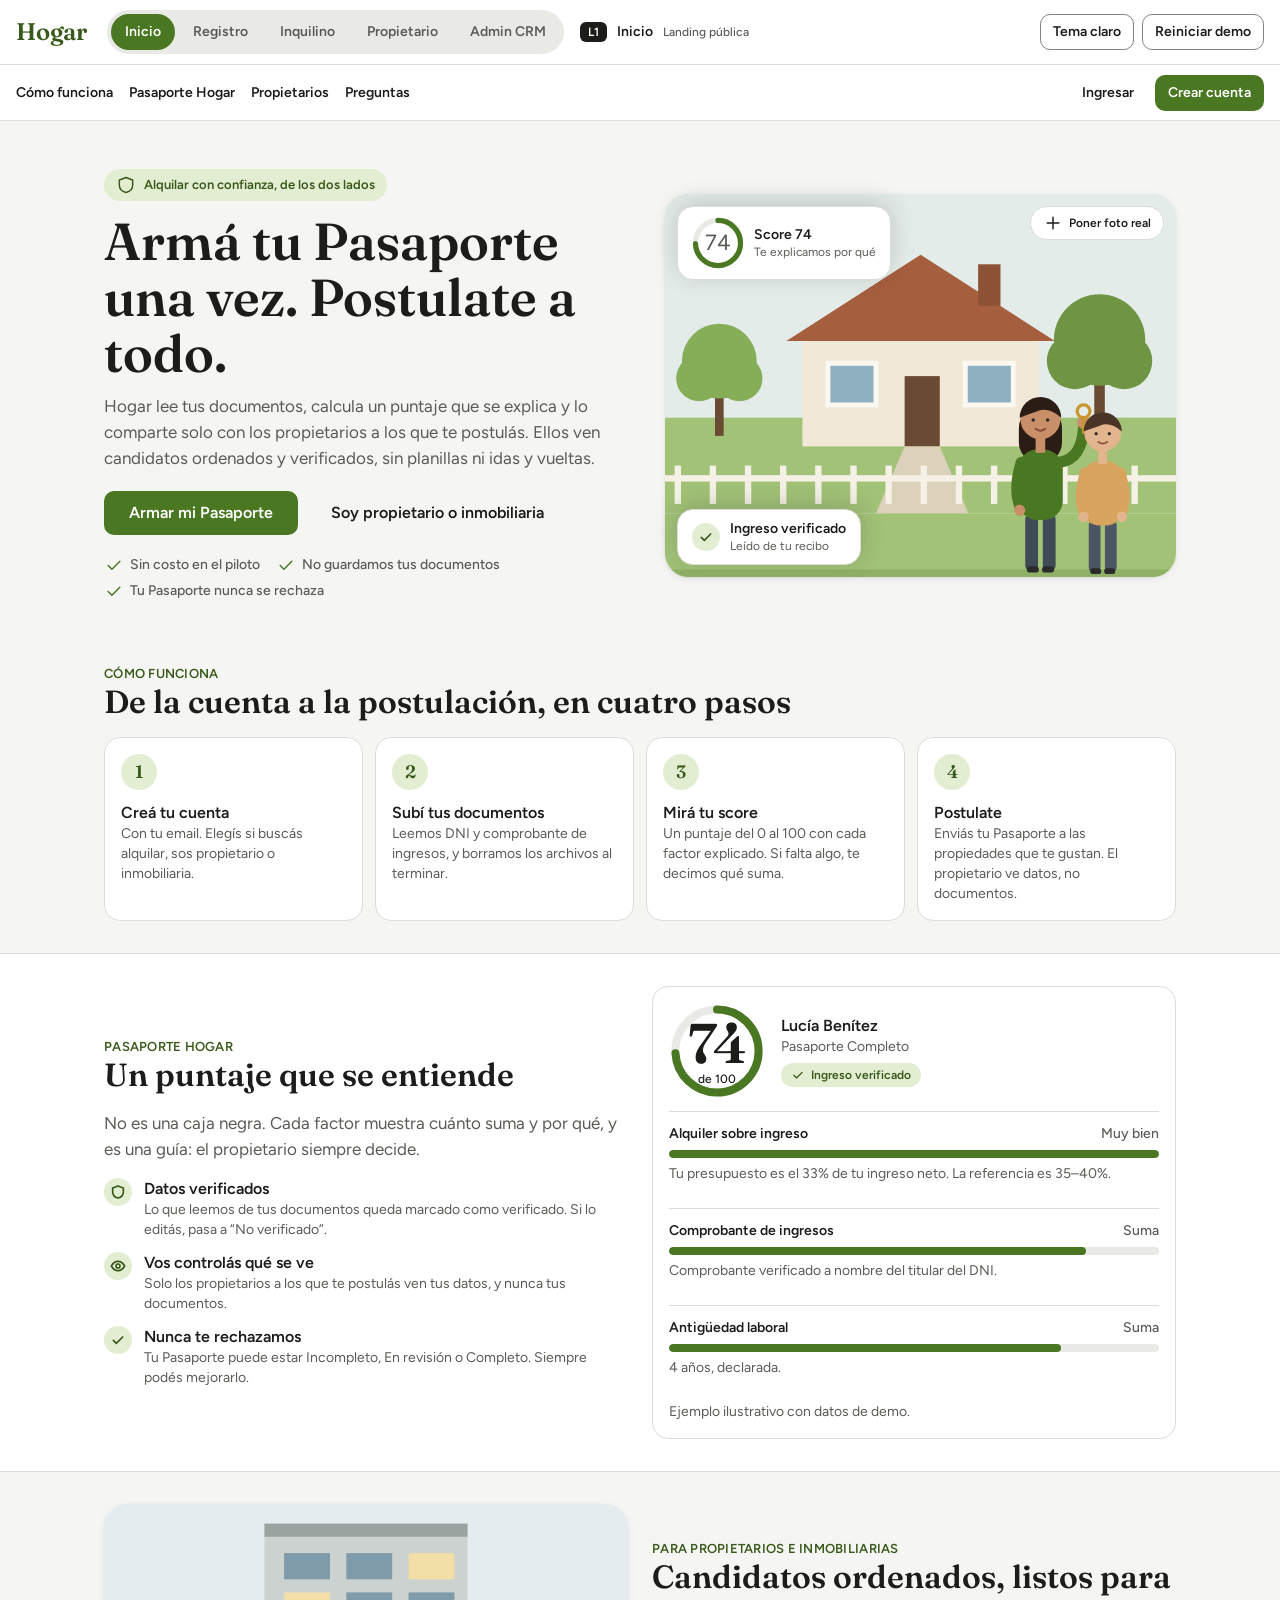
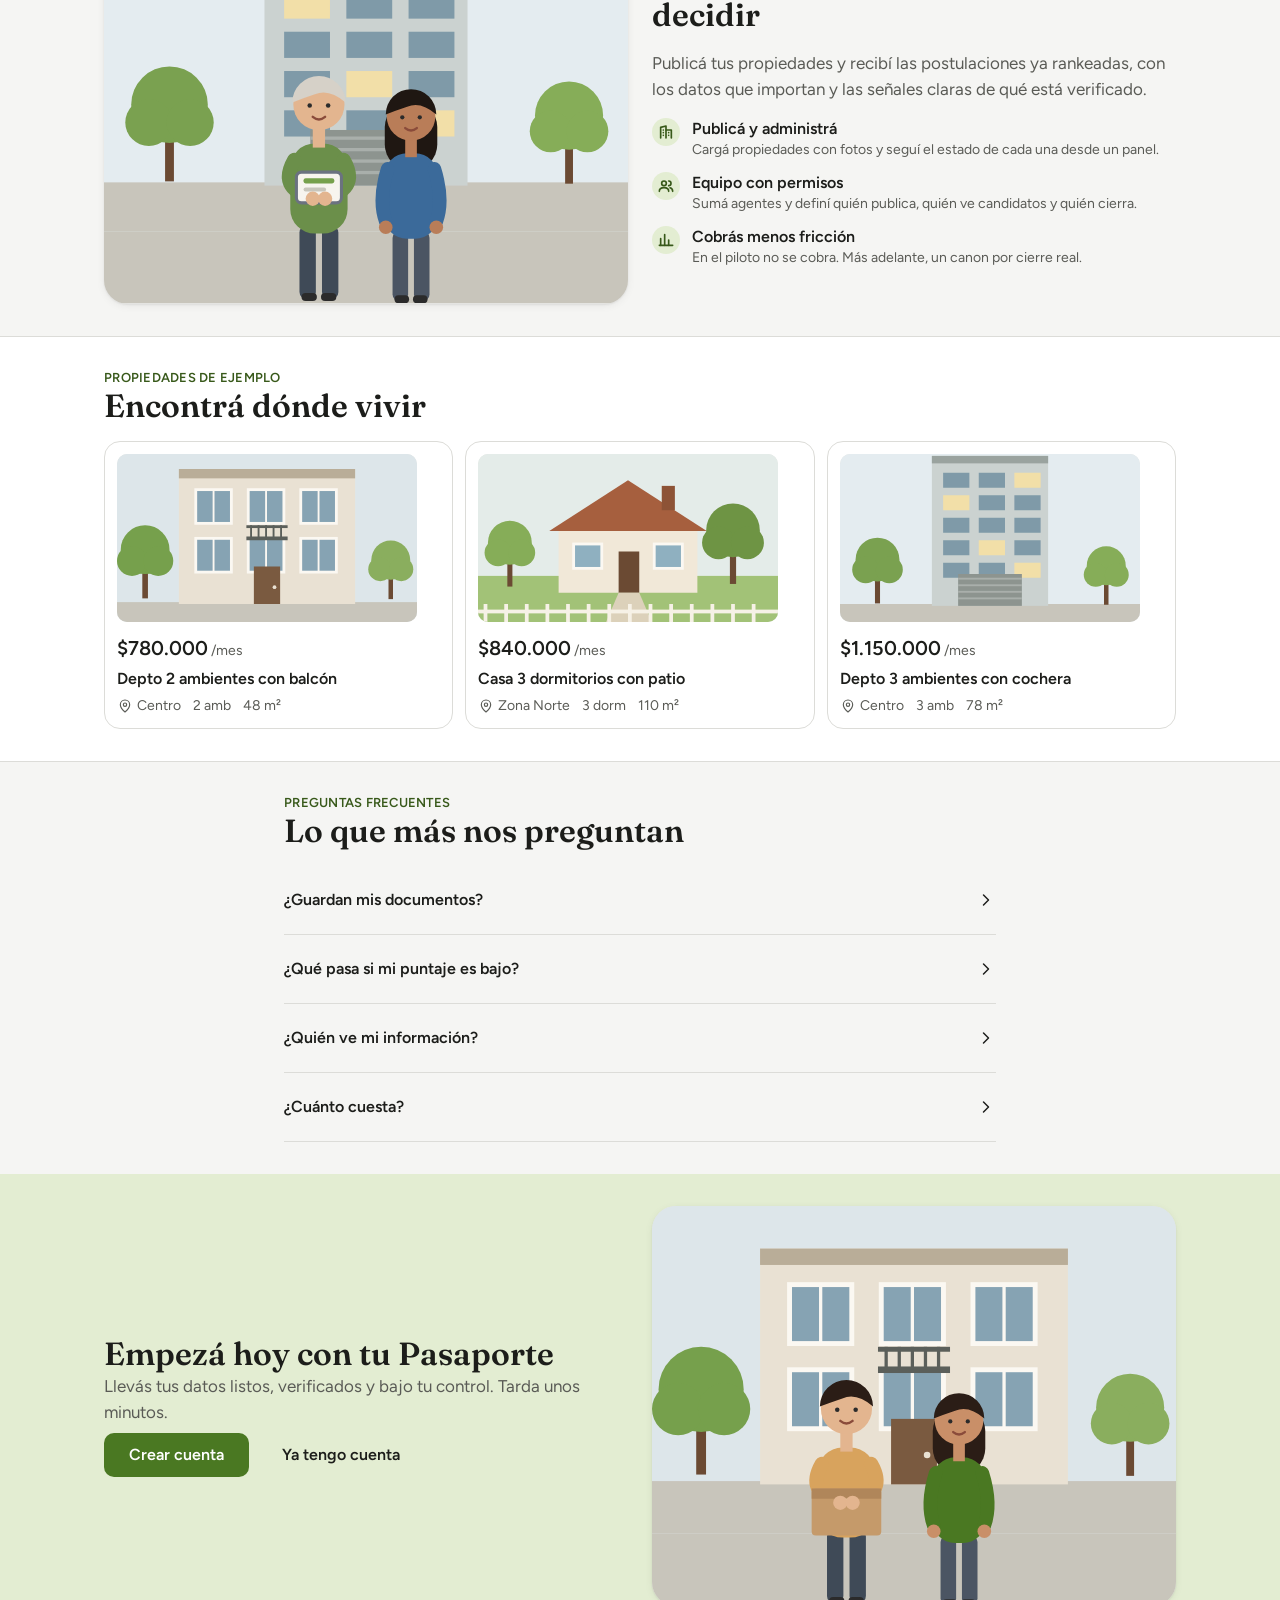
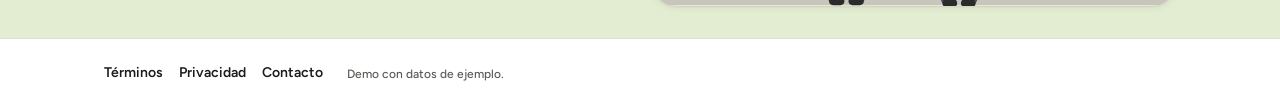
<file: index.html>
<!doctype html>
<html lang="es">
<head>
<meta charset="utf-8">
<meta name="viewport" content="width=device-width,initial-scale=1,viewport-fit=cover">
<meta name="robots" content="noindex">
<title>Hogar Demo</title>
<meta name="claude:viewport-fit-sides" content="cover">
<link rel="preconnect" href="https://fonts.googleapis.com"><link rel="preconnect" href="https://fonts.gstatic.com" crossorigin>
<link rel="stylesheet" href="https://fonts.googleapis.com/css2?family=Figtree:wght@400;500;600;700&family=Fraunces:opsz,wght@9..144,500;9..144,600&display=swap">
<link rel="stylesheet" href="styles.css?v=2">
</head>
<body>
<div class="h-root">
<header class="bar" id="bar">
  <span class="h-wordmark">Hogar</span>
  <span class="bar__role" id="barrole"></span>
  <!-- Solo en mobile: abre/cierra el panel con roles y acciones -->
  <button class="bar__burger" id="burger" aria-expanded="false" aria-controls="barmenu" aria-label="Abrir menú">
    <svg viewBox="0 0 24 24" width="24" height="24" aria-hidden="true"><path d="M4 7h16M4 12h16M4 17h16" stroke="currentColor" stroke-width="2" stroke-linecap="round" fill="none"/></svg>
  </button>
  <!-- En escritorio este contenedor es "transparente" (display:contents) y todo queda en una fila -->
  <div class="bar__menu" id="barmenu">
    <nav class="rtabs" id="tabs" aria-label="Vista por rol"></nav>
    <div id="cap" class="h-cap" title="Demo con datos de ejemplo. Lo que hagas como inquilino aparece en el panel del propietario y en el CRM."></div>
    <div class="bar__actions">
      <button class="h-btn h-btn--secondary h-btn--sm" id="theme">Tema claro</button>
      <button class="h-btn h-btn--secondary h-btn--sm" id="reset">Reiniciar demo</button>
    </div>
  </div>
</header>
<div class="stage"><div class="stagewrap"><div id="device" class="device"></div></div></div>
</div>
<script src="assets.js?v=2"></script>
<script src="seed.js?v=2"></script>
<script src="app.js?v=2"></script>
</body>
</html>
</file>
<file: styles.css>
:root{--surface-100:#f5f5f3;--surface-000:#ffffff;--surface-200:#e9e9e6;--line:#dcdcd8;--line-strong:#85857f;--ink:#1c1d1a;--ink-muted:#5a5b56;--bamboo-600:#4a7822;--on-brand:#ffffff;--bamboo-700:#38591a;--bamboo-100:#e3edd2;--bamboo-300:#a8c97a;--earth-500:#8a6a47;--earth-100:#f0e8dc;--earth-700:#68492b;--warn-bg:#f8edcc;--warn-ink:#74500a;--info-bg:#e0ebf5;--info-ink:#244e7a;--danger-bg:#f7e0d9;--danger-ink:#97321e;--danger-600:#a33822;--on-danger:#ffffff;--focus-ring:#1c1d1a;--shadow-card:0 1px 2px rgba(28,29,26,0.08), 0 2px 8px rgba(28,29,26,0.06);--shadow-sheet:0 -4px 24px rgba(28,29,26,0.18);--space-1:4px;--space-2:8px;--space-3:12px;--space-4:16px;--space-5:24px;--space-6:32px;--space-7:48px;--space-8:64px;--radius-sm:6px;--radius-md:10px;--radius-lg:16px;--radius-xl:24px;--radius-pill:999px;--bp-md:768px;--bp-lg:1100px;--tap-min:44px;--nav-h:64px;--content-max:1120px;--font-display:"Fraunces", Georgia, "Times New Roman", serif;--font-sans:"Figtree", system-ui, -apple-system, "Segoe UI", sans-serif;}
@media (prefers-color-scheme: dark){:root:not([data-theme="light"]){--surface-100:#141413;--surface-000:#1c1c1a;--surface-200:#272725;--line:#353533;--line-strong:#84847e;--ink:#eeeeeb;--ink-muted:#ababa5;--bamboo-600:#9cc667;--on-brand:#141413;--bamboo-700:#b4da86;--bamboo-100:#26341b;--bamboo-300:#4d6e2c;--earth-500:#c4a27d;--earth-100:#33281c;--earth-700:#e0c4a1;--warn-bg:#3a2f10;--warn-ink:#f0cd74;--info-bg:#17283a;--info-ink:#a3c8ee;--danger-bg:#3b1c15;--danger-ink:#f4a898;--danger-600:#e8917f;--on-danger:#141413;--focus-ring:#eeeeeb;--shadow-card:0 1px 2px rgba(0,0,0,0.5);--shadow-sheet:0 -4px 24px rgba(0,0,0,0.6);color-scheme:dark}}
:root[data-theme="dark"]{--surface-100:#141413;--surface-000:#1c1c1a;--surface-200:#272725;--line:#353533;--line-strong:#84847e;--ink:#eeeeeb;--ink-muted:#ababa5;--bamboo-600:#9cc667;--on-brand:#141413;--bamboo-700:#b4da86;--bamboo-100:#26341b;--bamboo-300:#4d6e2c;--earth-500:#c4a27d;--earth-100:#33281c;--earth-700:#e0c4a1;--warn-bg:#3a2f10;--warn-ink:#f0cd74;--info-bg:#17283a;--info-ink:#a3c8ee;--danger-bg:#3b1c15;--danger-ink:#f4a898;--danger-600:#e8917f;--on-danger:#141413;--focus-ring:#eeeeeb;--shadow-card:0 1px 2px rgba(0,0,0,0.5);--shadow-sheet:0 -4px 24px rgba(0,0,0,0.6);color-scheme:dark}
.display-lg{font-family:var(--font-display);font-size:40px;line-height:46px;font-weight:600;margin:0}.display-md{font-family:var(--font-display);font-size:32px;line-height:38px;font-weight:600;margin:0}.display-sm{font-family:var(--font-display);font-size:28px;line-height:34px;font-weight:600;margin:0}.score{font-family:var(--font-display);font-size:56px;line-height:56px;font-weight:600;margin:0}.title{font-family:var(--font-sans);font-size:20px;line-height:28px;font-weight:600;margin:0}.subtitle{font-family:var(--font-sans);font-size:18px;line-height:24px;font-weight:600;margin:0}.body{font-family:var(--font-sans);font-size:16px;line-height:24px;font-weight:400;margin:0}.body-sm{font-family:var(--font-sans);font-size:14px;line-height:20px;font-weight:400;margin:0}.label{font-family:var(--font-sans);font-size:14px;line-height:20px;font-weight:600;margin:0}.caption{font-family:var(--font-sans);font-size:12px;line-height:16px;font-weight:500;margin:0}


.h-root{font-family:var(--font-sans);color:var(--ink);font-size:16px;line-height:24px;-webkit-font-smoothing:antialiased}
.h-root *,.h-root *::before,.h-root *::after{box-sizing:border-box}
.h-root svg.ic{width:20px;height:20px;flex:none;fill:none;stroke:currentColor;stroke-width:1.75;stroke-linecap:round;stroke-linejoin:round}
.h-stage{background:var(--surface-100);padding:var(--space-5)}
.h-row{display:flex;flex-wrap:wrap;gap:var(--space-3);align-items:center}
.h-col{display:flex;flex-direction:column;gap:var(--space-3)}
.h-spec{font:500 12px/16px var(--font-sans);color:var(--ink-muted);margin:0 0 var(--space-2)}
.h-root a{color:var(--bamboo-700)}
.h-root p{margin:0}.h-root h1,.h-root h2,.h-root h3{margin:0}
.h-wordmark{font:600 24px/28px var(--font-display);color:var(--bamboo-700);letter-spacing:-.01em}

/* Button */
.h-btn{display:inline-flex;align-items:center;justify-content:center;gap:var(--space-2);min-height:var(--tap-min);padding:0 var(--space-5);border:1px solid transparent;border-radius:var(--radius-md);font:600 16px/24px var(--font-sans);text-decoration:none;cursor:pointer;background:none;color:inherit}
.h-btn--primary{background:var(--bamboo-600);color:var(--on-brand)}
.h-btn--primary:hover{background:var(--bamboo-700)}
.h-root a.h-btn--primary{color:var(--on-brand)}
.h-btn--secondary{background:var(--surface-000);color:var(--ink);border-color:var(--line-strong)}
.h-btn--ghost{color:var(--bamboo-700);padding:0 var(--space-3)}
.h-btn--danger{background:var(--danger-600);color:var(--on-danger)}
.h-btn--block{display:flex;width:100%}
.h-btn--sm{min-height:36px;padding:0 var(--space-3);font-size:14px;line-height:20px}
.h-btn--disabled,.h-btn[disabled]{background:var(--surface-200);color:var(--ink-muted);border-color:var(--line);cursor:not-allowed}
.h-btn:focus-visible,.h-input:focus-visible,.h-focus{outline:3px solid var(--focus-ring);outline-offset:2px}

/* Field */
.h-field{display:flex;flex-direction:column;gap:6px}
.h-field__label{font:600 14px/20px var(--font-sans)}
.h-input{min-height:48px;padding:0 14px;border:1px solid var(--line-strong);border-radius:var(--radius-md);background:var(--surface-000);color:var(--ink);font:400 16px/24px var(--font-sans);display:flex;align-items:center;gap:var(--space-2);width:100%}
.h-input--area{align-items:flex-start;padding:12px 14px;min-height:96px}
.h-input--error{border:2px solid var(--danger-ink)}
.h-input .h-pre{color:var(--ink-muted)}
.h-input .h-end{margin-left:auto;color:var(--ink-muted);display:flex}
.h-help{font:400 14px/20px var(--font-sans);color:var(--ink-muted)}
.h-help--error{color:var(--danger-ink)}
.h-choice{display:flex;gap:12px;align-items:flex-start;padding:14px;border:1px solid var(--line-strong);border-radius:var(--radius-md);background:var(--surface-000)}
.h-choice--on{border:2px solid var(--bamboo-600);padding:13px;background:var(--bamboo-100)}
.h-choice__t{font:600 16px/24px var(--font-sans)}
.h-choice__d{font:400 14px/20px var(--font-sans);color:var(--ink-muted)}
.h-choice--on .h-choice__d{color:var(--ink)}
.h-radio{width:20px;height:20px;border:2px solid var(--line-strong);border-radius:50%;flex:none;margin-top:2px;display:grid;place-items:center;background:var(--surface-000)}
.h-choice--on .h-radio{border-color:var(--bamboo-600)}
.h-choice--on .h-radio::after{content:"";width:10px;height:10px;border-radius:50%;background:var(--bamboo-600)}
.h-checkrow{display:flex;gap:12px;align-items:flex-start;font:400 14px/20px var(--font-sans)}
.h-checkbox{width:22px;height:22px;border:2px solid var(--line-strong);border-radius:6px;flex:none;display:grid;place-items:center;background:var(--surface-000);color:var(--on-brand)}
.h-checkbox--on{background:var(--bamboo-600);border-color:var(--bamboo-600)}
.h-checkbox svg.ic{width:14px;height:14px;stroke-width:3}
.h-switch{display:block;width:44px;height:26px;border-radius:var(--radius-pill);background:var(--line-strong);position:relative;flex:none}
.h-switch::after{content:"";position:absolute;top:3px;left:3px;width:20px;height:20px;border-radius:50%;background:var(--surface-000)}
.h-switch--on{background:var(--bamboo-600)}.h-switch--on::after{left:21px}
.h-drop{border:2px dashed var(--line-strong);border-radius:var(--radius-lg);padding:20px;display:flex;flex-direction:column;align-items:center;text-align:center;gap:var(--space-2);background:var(--surface-000)}
.h-drop svg.ic{width:28px;height:28px;color:var(--bamboo-700)}
.h-file{display:flex;align-items:center;gap:12px;padding:12px 14px;border:1px solid var(--line);border-radius:var(--radius-md);background:var(--surface-000)}
.h-file__i{width:40px;height:40px;border-radius:var(--radius-sm);background:var(--bamboo-100);color:var(--bamboo-700);display:grid;place-items:center;flex:none}
.h-file__b{flex:1;min-width:0}
.h-file__t{font:600 14px/20px var(--font-sans)}
.h-file__d{font:400 12px/16px var(--font-sans);color:var(--ink-muted)}
.h-file--error{border:2px solid var(--danger-ink);padding:11px 13px}
.h-file--error .h-file__i{background:var(--danger-bg);color:var(--danger-ink)}

/* Badge */
.h-badge{display:inline-flex;align-items:center;gap:6px;padding:2px 10px;border-radius:var(--radius-pill);font:600 12px/20px var(--font-sans);white-space:nowrap;max-width:100%}
.h-badge svg.ic{width:14px;height:14px;stroke-width:2.25}
.h-badge--ok{background:var(--bamboo-100);color:var(--bamboo-700)}
.h-badge--warn{background:var(--warn-bg);color:var(--warn-ink)}
.h-badge--info{background:var(--info-bg);color:var(--info-ink)}
.h-badge--danger{background:var(--danger-bg);color:var(--danger-ink)}
.h-badge--neutral{background:var(--surface-200);color:var(--ink)}
.h-badge--earth{background:var(--earth-100);color:var(--earth-700)}

/* Banner */
.h-banner{display:flex;gap:12px;padding:12px 14px;border-radius:var(--radius-md);font:400 14px/20px var(--font-sans)}
.h-banner svg.ic{margin-top:1px}
.h-banner b{display:block;font-weight:600}
.h-banner--warn{background:var(--warn-bg);color:var(--warn-ink)}
.h-banner--info{background:var(--info-bg);color:var(--info-ink)}
.h-banner--danger{background:var(--danger-bg);color:var(--danger-ink)}
.h-banner--ok{background:var(--bamboo-100);color:var(--bamboo-700)}

/* Card, list */
.h-card{background:var(--surface-000);border:1px solid var(--line);border-radius:var(--radius-lg);padding:var(--space-4)}
.h-card--flat{padding:0;overflow:hidden}
.h-sec{font:600 14px/20px var(--font-sans);color:var(--ink-muted);text-transform:none;margin:var(--space-2) 0 0}
.h-li{display:flex;align-items:center;gap:12px;padding:12px var(--space-4);border-top:1px solid var(--line)}
.h-li:first-child{border-top:0}
.h-li__b{flex:1;min-width:0}
.h-li__t{font:600 16px/22px var(--font-sans)}
.h-li__d{font:400 14px/20px var(--font-sans);color:var(--ink-muted)}
.h-tick{width:28px;height:28px;border-radius:50%;display:grid;place-items:center;flex:none;background:var(--bamboo-100);color:var(--bamboo-700)}
.h-tick svg.ic{width:16px;height:16px;stroke-width:2.5}
.h-tick--todo{background:var(--surface-200);color:var(--ink-muted)}
.h-tick--warn{background:var(--warn-bg);color:var(--warn-ink)}
.h-seg{display:flex;gap:4px;padding:4px;border-radius:var(--radius-pill);background:var(--surface-200)}
.h-seg span{flex:1;text-align:center;padding:6px 8px;border-radius:var(--radius-pill);font:600 14px/20px var(--font-sans);color:var(--ink-muted)}
.h-seg .on{background:var(--surface-000);color:var(--ink);box-shadow:var(--shadow-card)}
.h-chips{display:flex;gap:8px;flex-wrap:wrap}
.h-chip{display:inline-flex;align-items:center;gap:6px;min-height:36px;padding:0 12px;border:1px solid var(--line-strong);border-radius:var(--radius-pill);background:var(--surface-000);font:600 14px/20px var(--font-sans)}
.h-chip--on{background:var(--bamboo-100);border-color:var(--bamboo-600);color:var(--bamboo-700)}
.h-chip svg.ic{width:16px;height:16px}

/* Score */
.h-ring{position:relative;flex:none}
.h-ring__track{fill:none;stroke:var(--surface-200);stroke-width:10}
.h-ring__val{fill:none;stroke:var(--bamboo-600);stroke-width:10;stroke-linecap:round}
.h-ring__txt{position:absolute;inset:0;display:flex;flex-direction:column;align-items:center;justify-content:center}
.h-ring--sm .h-ring__txt .score{font-size:22px;line-height:24px}
.h-ring--sm .h-ring__txt .caption{display:none}
.h-ring--sm .h-ring__track,.h-ring--sm .h-ring__val{stroke-width:12}
.h-bar{height:8px;border-radius:var(--radius-pill);background:var(--surface-200);overflow:hidden}
.h-bar i{display:block;height:100%;border-radius:var(--radius-pill);background:var(--bamboo-600)}
.h-factor{display:flex;flex-direction:column;gap:6px;padding:12px 0;border-top:1px solid var(--line)}
.h-factor:first-child{border-top:0}
.h-factor__h{display:flex;justify-content:space-between;gap:8px;font:600 14px/20px var(--font-sans)}
.h-factor__h span:last-child{color:var(--ink-muted);font-weight:500}
.h-tip{display:flex;gap:12px;align-items:flex-start;font:400 14px/20px var(--font-sans)}
.h-tip svg.ic{color:var(--bamboo-700);margin-top:1px}

/* Property / candidate */
.h-photo{background:var(--surface-200);color:var(--ink-muted);display:grid;place-items:center;aspect-ratio:16/9;border-radius:var(--radius-md)}
.h-photo svg.ic{width:32px;height:32px}
.h-photo{overflow:hidden}
.h-photo svg.scene{display:block;width:100%;height:100%}
.h-prop{display:flex;flex-direction:column;gap:12px;padding:12px;border:1px solid var(--line);border-radius:var(--radius-lg);background:var(--surface-000)}
.h-prop--row{flex-direction:row;align-items:center}
.h-prop--row .h-photo{width:64px;aspect-ratio:1;flex:none}
.h-prop--row .h-photo svg.ic{width:24px;height:24px}
.h-price{font:600 20px/28px var(--font-sans)}
.h-price small{font:400 14px/20px var(--font-sans);color:var(--ink-muted)}
.h-meta{display:flex;gap:12px;flex-wrap:wrap;font:400 14px/20px var(--font-sans);color:var(--ink-muted)}
.h-meta span{display:inline-flex;gap:4px;align-items:center}
.h-meta svg.ic{width:16px;height:16px}
.h-cand{display:flex;gap:12px;align-items:center;padding:12px;border:1px solid var(--line);border-radius:var(--radius-lg);background:var(--surface-000)}
.h-cand__rank{font:600 14px/20px var(--font-sans);color:var(--ink-muted);width:18px;text-align:center}
.h-avatar{width:44px;height:44px;border-radius:50%;background:var(--earth-100);color:var(--earth-700);display:grid;place-items:center;font:600 16px/20px var(--font-sans);flex:none}
.h-cand__b{flex:1;min-width:0;overflow:hidden;display:flex;flex-direction:column;gap:4px}
.h-cand__t{font:600 16px/22px var(--font-sans)}
.h-cand__d{font:400 12px/16px var(--font-sans);color:var(--ink-muted)}
.h-datarow{display:flex;justify-content:space-between;align-items:flex-start;gap:12px;padding:12px var(--space-4);border-top:1px solid var(--line)}
.h-datarow:first-child{border-top:0}
.h-datarow__k{font:400 14px/20px var(--font-sans);color:var(--ink-muted)}
.h-datarow__v{font:600 16px/22px var(--font-sans);text-align:right;display:flex;flex-direction:column;align-items:flex-end;gap:4px}

/* Stepper */
.h-steps{display:flex;flex-direction:column;gap:8px}
.h-steps__bar{display:flex;gap:6px}
.h-steps__bar i{flex:1;height:6px;border-radius:var(--radius-pill);background:var(--surface-200)}
.h-steps__bar i.on{background:var(--bamboo-600)}
.h-steps__t{font:600 14px/20px var(--font-sans);color:var(--ink-muted)}

/* Stats and table */
.h-stat{background:var(--surface-000);border:1px solid var(--line);border-radius:var(--radius-lg);padding:var(--space-4);display:flex;flex-direction:column;gap:4px}
.h-stat__k{font:500 14px/20px var(--font-sans);color:var(--ink-muted)}
.h-stat__v{font:600 32px/38px var(--font-display);color:var(--ink)}
.h-stat__d{font:500 12px/16px var(--font-sans);color:var(--ink-muted)}
.h-grid2{display:grid;grid-template-columns:1fr 1fr;gap:var(--space-3)}
.h-grid4{display:grid;grid-template-columns:repeat(4,1fr);gap:var(--space-4)}
.h-table{width:100%;border-collapse:collapse;font:400 14px/20px var(--font-sans);background:var(--surface-000)}
.h-table th{text-align:left;font:600 12px/16px var(--font-sans);color:var(--ink-muted);padding:10px var(--space-4);border-bottom:1px solid var(--line-strong);background:var(--surface-100)}
.h-table td{padding:12px var(--space-4);border-bottom:1px solid var(--line)}
.h-table td.num,.h-table th.num{text-align:right;font-variant-numeric:tabular-nums}
.h-tablewrap{border:1px solid var(--line);border-radius:var(--radius-lg);overflow:hidden}

/* Shell, navigation */
.h-top{display:flex;align-items:center;gap:var(--space-2);min-height:56px;padding:0 var(--space-4);background:var(--surface-000);border-bottom:1px solid var(--line)}
.h-top__t{font:600 18px/24px var(--font-sans);flex:1}
.h-top .ic{flex:none}
.h-bottomnav{display:grid;grid-auto-flow:column;grid-auto-columns:1fr;min-height:var(--nav-h);background:var(--surface-000);border-top:1px solid var(--line)}
.h-bottomnav a{display:flex;flex-direction:column;align-items:center;justify-content:center;gap:2px;font:600 12px/16px var(--font-sans);color:var(--ink-muted);text-decoration:none;padding:6px 0}
.h-root .h-bottomnav a{color:var(--ink-muted)}
.h-bottomnav a span.pill{display:grid;place-items:center;width:56px;height:30px;border-radius:var(--radius-pill)}
.h-root .h-bottomnav a.on{color:var(--bamboo-700)}
.h-bottomnav a.on span.pill{background:var(--bamboo-100)}
.h-sidenav{display:flex;flex-direction:column;gap:4px;padding:var(--space-4);background:var(--surface-000);border-right:1px solid var(--line)}
.h-sidenav a{display:flex;align-items:center;gap:12px;min-height:var(--tap-min);padding:0 12px;border-radius:var(--radius-md);font:600 15px/20px var(--font-sans);text-decoration:none}
.h-root .h-sidenav a{color:var(--ink)}
.h-root .h-sidenav a.on{background:var(--bamboo-100);color:var(--bamboo-700)}
.h-shell{display:grid;grid-template-columns:1fr;min-height:100vh}
.h-shell__nav{display:none}.h-shell__tabs{display:grid;position:sticky;bottom:0}
@media (min-width:768px){.h-shell{grid-template-columns:240px 1fr}.h-shell__nav{display:flex}.h-shell__tabs{display:none}}

/* Mock frames used by the view galleries */
.h-gallery{display:flex;flex-wrap:wrap;gap:var(--space-6);padding:var(--space-5);background:var(--surface-200);align-items:flex-start}
.h-view{margin:0;width:340px;display:flex;flex-direction:column;gap:10px}
.h-cap{display:flex;flex-wrap:wrap;gap:6px 10px;align-items:center;font:600 14px/20px var(--font-sans)}
.h-cap .id{background:var(--ink);color:var(--surface-000);border-radius:var(--radius-sm);padding:0 8px;font-size:12px;line-height:20px}
.h-cap .cu{font-weight:500;font-size:12px;color:var(--ink-muted);flex-basis:100%}
.h-phone{position:relative;display:flex;flex-direction:column;min-height:660px;border:1px solid var(--line-strong);border-radius:28px;overflow:hidden;background:var(--surface-100)}
.h-body{flex:1;display:flex;flex-direction:column;gap:var(--space-4);padding:var(--space-4)}
.h-cta{display:flex;flex-direction:column;gap:8px;padding:12px var(--space-4);background:var(--surface-000);border-top:1px solid var(--line)}
.h-scrim{position:absolute;inset:0;background:rgba(20,20,19,.55)}
.h-sheet{position:absolute;left:0;right:0;bottom:0;background:var(--surface-000);border-radius:var(--radius-xl) var(--radius-xl) 0 0;padding:var(--space-4) var(--space-4) var(--space-5);display:flex;flex-direction:column;gap:var(--space-3);box-shadow:var(--shadow-sheet)}
.h-sheet__grab{width:40px;height:4px;border-radius:2px;background:var(--line-strong);align-self:center}
.h-desk{width:1100px;margin:0;display:flex;flex-direction:column;gap:10px}
.h-desk__f{display:grid;grid-template-columns:230px 1fr;border:1px solid var(--line-strong);border-radius:var(--radius-lg);overflow:hidden;background:var(--surface-100);min-height:520px}
.h-desk__m{display:flex;flex-direction:column;gap:var(--space-4);padding:var(--space-5)}
.h-desk__h{display:flex;justify-content:space-between;align-items:center;gap:var(--space-4)}


:where(.h-plain){background:none;border:0;padding:0;margin:0;font:inherit;color:inherit;text-align:inherit;cursor:pointer}
.h-card-btn{width:100%;text-align:left;cursor:pointer}
.h-link{color:var(--bamboo-700);font:600 14px/20px var(--font-sans);text-align:left;text-decoration:underline}
.h-bare{border:0;outline:0;background:transparent;font:inherit;color:inherit;flex:1;min-width:0;width:100%;padding:0}
.h-bare option{color:var(--ink);background:var(--surface-000)}
.h-input:focus-within{outline:3px solid var(--focus-ring);outline-offset:2px}
.h-root button:focus-visible,.h-root a:focus-visible{outline:3px solid var(--focus-ring);outline-offset:2px;border-radius:6px}
.h-iconbtn{min-width:44px;min-height:44px;display:grid;place-items:center;margin-left:-10px}
.h-seg button{flex:1;text-align:center;padding:6px 8px;border-radius:var(--radius-pill);font:600 14px/20px var(--font-sans);color:var(--ink-muted)}
.h-seg button.on{background:var(--surface-000);color:var(--ink);box-shadow:var(--shadow-card)}
.h-bottomnav button{display:flex;flex-direction:column;align-items:center;justify-content:center;gap:2px;font:600 12px/16px var(--font-sans);color:var(--ink-muted);padding:6px 0;min-height:var(--tap-min)}
.h-bottomnav button .pill{display:grid;place-items:center;width:56px;height:30px;border-radius:var(--radius-pill)}
.h-bottomnav button.on{color:var(--bamboo-700)}.h-bottomnav button.on .pill{background:var(--bamboo-100)}
.h-sidenav .navb{display:flex;align-items:center;gap:12px;min-height:var(--tap-min);padding:0 12px;border-radius:var(--radius-md);font:600 15px/20px var(--font-sans);color:var(--ink);width:100%;white-space:nowrap}
.h-sidenav .navb.on{background:var(--bamboo-100);color:var(--bamboo-700)}
.h-li.h-plain{width:100%}
.h-spin{width:18px;height:18px;border-radius:50%;border:3px solid var(--bamboo-300);border-top-color:var(--bamboo-700);animation:sp .8s linear infinite}
@keyframes sp{to{transform:rotate(360deg)}}
@media (prefers-reduced-motion:reduce){.h-spin{animation:none}}
body{margin:0;background:var(--surface-100);color:var(--ink);font-family:var(--font-sans)}
.h-root{display:block}
.bar{display:flex;flex-wrap:wrap;align-items:center;gap:8px 16px;padding-block:10px;padding-left:max(16px,env(safe-area-inset-left,0px));padding-right:max(16px,env(safe-area-inset-right,0px));background:var(--surface-000);border-bottom:1px solid var(--line)}
.bar .h-wordmark{margin-right:4px}
.rtabs{display:flex;gap:4px;padding:4px;border-radius:var(--radius-pill);background:var(--surface-200);overflow-x:auto;max-width:100%}
.rtab{border:0;background:none;color:var(--ink-muted);font:600 14px/20px var(--font-sans);padding:6px 14px;border-radius:var(--radius-pill);cursor:pointer;white-space:nowrap;min-height:36px}
.rtab.on{background:var(--bamboo-600);color:var(--on-brand)}
.bar .hint{font:400 12px/16px var(--font-sans);color:var(--ink-muted);flex:1;min-width:200px}
.bar .rst{margin-left:auto}
.stage{display:block;padding:0}
.stagewrap{width:100%}
.device{position:relative;width:100%;min-height:calc(100vh - 64px);background:var(--surface-100)}
.app{display:block;min-height:calc(100vh - 64px)}
.appmain{display:flex;flex-direction:column;min-height:calc(100vh - 64px);min-width:0}
.side{display:none}
.h-cta>*{width:100%;max-width:560px;align-self:center}
@media (min-width:768px){
 .app.has-side{display:grid;grid-template-columns:240px minmax(0,1fr)}
 .app.has-side .side{display:flex;position:sticky;top:0;align-self:start;height:100dvh}
 .app.has-side .h-bottomnav{display:none}
 .app.has-side .h-top .h-wordmark{display:none}
 .h-body[data-w=narrow]{width:100%;max-width:600px;margin-inline:auto;padding:var(--space-5)}
 .h-body[data-w=wide]{display:grid;grid-template-columns:repeat(auto-fill,minmax(260px,1fr));gap:var(--space-4);align-content:start;padding:var(--space-5)}
 .h-body[data-w=wide]>:where(.h-seg,.h-chips,.h-sec,.h-help,.h-grid2,.h-banner,.h-row,.h-input,.h-card){grid-column:1/-1}
 .h-body[data-w=wide] .h-grid2{grid-template-columns:repeat(4,1fr)}
 .h-body[data-w=wide]>.h-seg{max-width:420px}
}
.scroll{flex:1}
.app .h-top{position:sticky;top:0;z-index:3}
.dock{position:sticky;bottom:0;z-index:3;margin-top:auto}
.h-scrim{position:fixed;inset:0;z-index:10}
.h-sheet{position:fixed;left:50%;transform:translateX(-50%);width:min(430px,100%);bottom:0;z-index:11;padding-bottom:max(24px,env(safe-area-inset-bottom,0px))}
.h-photo{overflow:hidden;padding:0}
.h-photo svg.scene{display:block;width:100%;height:100%}
.h-photo img.realph{display:block;width:100%;height:100%;object-fit:cover}
.vh{position:absolute;width:1px;height:1px;opacity:0;overflow:hidden;pointer-events:none}
.h-filebtn{position:relative;cursor:pointer}
.h-filebtn:focus-within{outline:3px solid var(--focus-ring);outline-offset:2px}
.adm{display:grid;grid-template-columns:240px minmax(0,1fr);min-height:calc(100vh - 64px)}
@media (min-width:761px){.adm .h-sidenav{position:sticky;top:0;align-self:start;height:100dvh}}
.admbody{flex:1;padding:var(--space-5);display:flex;flex-direction:column;gap:var(--space-4);min-width:0}
.admbody .h-grid4{grid-template-columns:repeat(auto-fit,minmax(150px,1fr))}
.h-scrollx{overflow-x:auto}
.h-cta--inline{background:none;border:0;padding:0;margin-top:var(--space-2)}
.h-cta--inline>*{max-width:none}

.ld-wrap{width:100%;max-width:var(--content-max);margin-inline:auto;padding-inline:var(--space-4)}
.ld-top{position:sticky;top:0;z-index:5;display:flex;align-items:center;justify-content:space-between;gap:var(--space-3);min-height:56px;padding:6px var(--space-4);background:var(--surface-000);border-bottom:1px solid var(--line)}
.ld-links{display:none;gap:var(--space-4)}
.ld-links a,.ld-foot a{color:var(--ink);font:600 14px/20px var(--font-sans);text-decoration:none}
.ld-links a:hover,.ld-foot a:hover{color:var(--bamboo-700);text-decoration:underline}
.ld-acts{display:flex;gap:var(--space-2);margin-left:auto}
.ld-acts .h-btn{width:auto}
.ld-hero{padding-block:var(--space-6) var(--space-5)}
.ld-herogrid{display:grid;gap:var(--space-5)}
.ld-copy{display:flex;flex-direction:column;gap:var(--space-3);align-items:flex-start}
.ld-eyebrow{display:inline-flex;align-items:center;gap:8px;padding:6px 12px;border-radius:var(--radius-pill);background:var(--bamboo-100);color:var(--bamboo-700);font:600 13px/18px var(--font-sans)}
.ld-eyebrow .ic{width:16px;height:16px}
.ld-h1{font-size:clamp(32px,6vw,52px);line-height:1.08}
.ld-lead{margin:0;font:400 17px/26px var(--font-sans);color:var(--ink-muted);max-width:56ch}
.ld-mut{color:var(--ink-muted);margin:2px 0 0}
.ld-cta{display:flex;flex-wrap:wrap;gap:var(--space-2);margin-top:var(--space-2)}
.ld-cta .h-btn{width:auto}
.ld-ticks{list-style:none;margin:var(--space-2) 0 0;padding:0;display:flex;flex-wrap:wrap;gap:6px var(--space-4);font:500 14px/20px var(--font-sans);color:var(--ink-muted)}
.ld-ticks li{display:inline-flex;align-items:center;gap:6px}.ld-ticks .ic{width:18px;height:18px;color:var(--bamboo-600)}
.ld-art{position:relative}
.ld-pic{border-radius:var(--radius-xl);overflow:hidden;background:var(--surface-200);aspect-ratio:4/3;box-shadow:var(--shadow-card)}
.ld-pic svg.art,.ld-pic img.realph{display:block;width:100%;height:100%;object-fit:cover}
.ld-pic--sq{aspect-ratio:512/390}
.ld-chip{position:absolute;display:flex;align-items:center;gap:10px;padding:10px 14px;border-radius:var(--radius-lg);background:var(--surface-000);box-shadow:var(--shadow-sheet);border:1px solid var(--line)}
.ld-chip b{display:block;font:600 14px/18px var(--font-sans)}.ld-chip span:not(.h-tick){display:block;font:400 12px/16px var(--font-sans);color:var(--ink-muted)}
.ld-chip--a{left:12px;bottom:12px}.ld-chip--b{left:12px;top:12px}
.ld-photo{position:absolute;right:12px;top:12px;display:inline-flex;align-items:center;gap:6px;padding:6px 12px;border-radius:var(--radius-pill);background:var(--surface-000);border:1px solid var(--line);font:600 12px/16px var(--font-sans);color:var(--ink)}
.ld-photo .ic{width:14px;height:14px}
.ld-sec{padding-block:var(--space-6)}
.ld-alt{background:var(--surface-000);border-block:1px solid var(--line)}
.ld-kicker{margin:0 0 var(--space-1);font:600 13px/18px var(--font-sans);letter-spacing:.02em;color:var(--bamboo-700);text-transform:uppercase}
.ld-sec h2{margin-bottom:var(--space-4)}
.ld-grid4,.ld-grid3{display:grid;gap:var(--space-3);margin-top:var(--space-3)}
.ld-step{display:flex;gap:var(--space-3);align-items:flex-start;padding:var(--space-4);border-radius:var(--radius-lg);background:var(--surface-000);border:1px solid var(--line)}
.ld-n{flex:none;display:grid;place-items:center;width:36px;height:36px;border-radius:50%;background:var(--bamboo-100);color:var(--bamboo-700);font:600 18px/1 var(--font-display)}
.ld-split{display:grid;gap:var(--space-5);align-items:center}
.ld-feats{display:flex;flex-direction:column;gap:var(--space-3);margin-top:var(--space-4)}
.ld-feat{display:flex;gap:var(--space-3);align-items:flex-start}
.ld-feat .h-tick{flex:none}
.ld-demo{display:flex;flex-direction:column;gap:var(--space-3);padding:var(--space-4)}
.ld-q{border-bottom:1px solid var(--line);padding:var(--space-3) 0}
.ld-q summary{display:flex;justify-content:space-between;align-items:center;gap:var(--space-3);cursor:pointer;list-style:none;font:600 16px/24px var(--font-sans);min-height:var(--tap-min)}
.ld-q summary::-webkit-details-marker{display:none}
.ld-q summary:focus-visible{outline:3px solid var(--focus-ring);outline-offset:2px;border-radius:6px}
.ld-q[open] summary .ic{transform:rotate(90deg)}
.ld-q p{padding-bottom:var(--space-2)}
.ld-narrow{max-width:760px}
.ld-band{background:var(--bamboo-100);padding-block:var(--space-6)}
.ld-foot{padding-block:var(--space-5);border-top:1px solid var(--line);background:var(--surface-000)}
.ld-foot .ld-wrap{display:flex;flex-wrap:wrap;align-items:center;gap:var(--space-3) var(--space-5)}
.ld-foot nav{display:flex;gap:var(--space-4)}
@media (min-width:768px){
 .ld-links{display:flex}.ld-wrap{padding-inline:var(--space-5)}
 .ld-herogrid{grid-template-columns:1.05fr 1fr;align-items:center}
 .ld-hero{padding-block:var(--space-7,56px) var(--space-6)}
 .ld-grid4{grid-template-columns:repeat(2,1fr)}.ld-grid3{grid-template-columns:repeat(3,1fr)}
 .ld-split{grid-template-columns:1fr 1fr}.ld-split--rev .ld-pic{order:-1}
}
@media (min-width:1100px){.ld-grid4{grid-template-columns:repeat(4,1fr)}.ld-step{flex-direction:column}}
@media (prefers-reduced-motion:no-preference){html{scroll-behavior:smooth}}
.h-onlywide{display:none}
@media (min-width:768px){.app.has-side .h-onlywide{display:block}}
.toast{position:fixed;top:12px;left:50%;transform:translateX(-50%);width:min(398px,calc(100% - 32px));background:var(--ink);color:var(--surface-000);padding:12px 16px;border-radius:var(--radius-md);font:600 14px/20px var(--font-sans);box-shadow:var(--shadow-sheet);z-index:20}
.bar .h-cap{flex:1;min-width:220px}.bar .h-cap .cu{flex-basis:auto}
@media (max-width:560px){.device{border-radius:0 !important;border-left:0;border-right:0}.stage{display:block;padding:0}.bar .hint{display:none}}
@media (max-width:760px){.adm{grid-template-columns:1fr;grid-template-rows:auto 1fr}.adm .h-sidenav{flex-direction:row;overflow-x:auto;border-right:0;border-bottom:1px solid var(--line);padding:8px}.adm .h-sidenav .h-wordmark{display:none}.admbody{padding:16px}}

/* ---------- barra superior: menú hamburguesa en mobile ---------- */
.bar__menu{display:contents}                 /* escritorio: los hijos se ubican directo en la fila de .bar */
.bar__actions{display:flex;gap:8px;margin-left:auto}
.bar__burger,.bar__role{display:none}
@media (max-width:760px){
  .bar{flex-wrap:wrap;gap:8px 12px}
  .bar__role{display:inline-flex;align-items:center;padding:2px 10px;border-radius:var(--radius-pill);background:var(--bamboo-100);color:var(--bamboo-700);font:600 13px/20px var(--font-sans)}
  .bar__burger{display:grid;place-items:center;margin-left:auto;min-width:44px;min-height:44px;border:0;border-radius:var(--radius-md);background:none;color:var(--ink);cursor:pointer}
  .bar__burger:focus-visible{outline:3px solid var(--focus-ring);outline-offset:2px}
  .bar__menu{display:none;flex-basis:100%;flex-direction:column;gap:12px;padding:4px 0 8px}
  .bar.open .bar__menu{display:flex}
  .bar.open .bar__burger{background:var(--surface-200)}
  .bar .rtabs{flex-direction:column;border-radius:var(--radius-md);overflow:visible}
  .bar .rtab{text-align:left;min-height:44px;padding:10px 14px;border-radius:var(--radius-md)}
  .bar .h-cap{min-width:0}
  .bar__actions{margin-left:0}
  .bar__actions .h-btn{flex:1}
}
</file>
